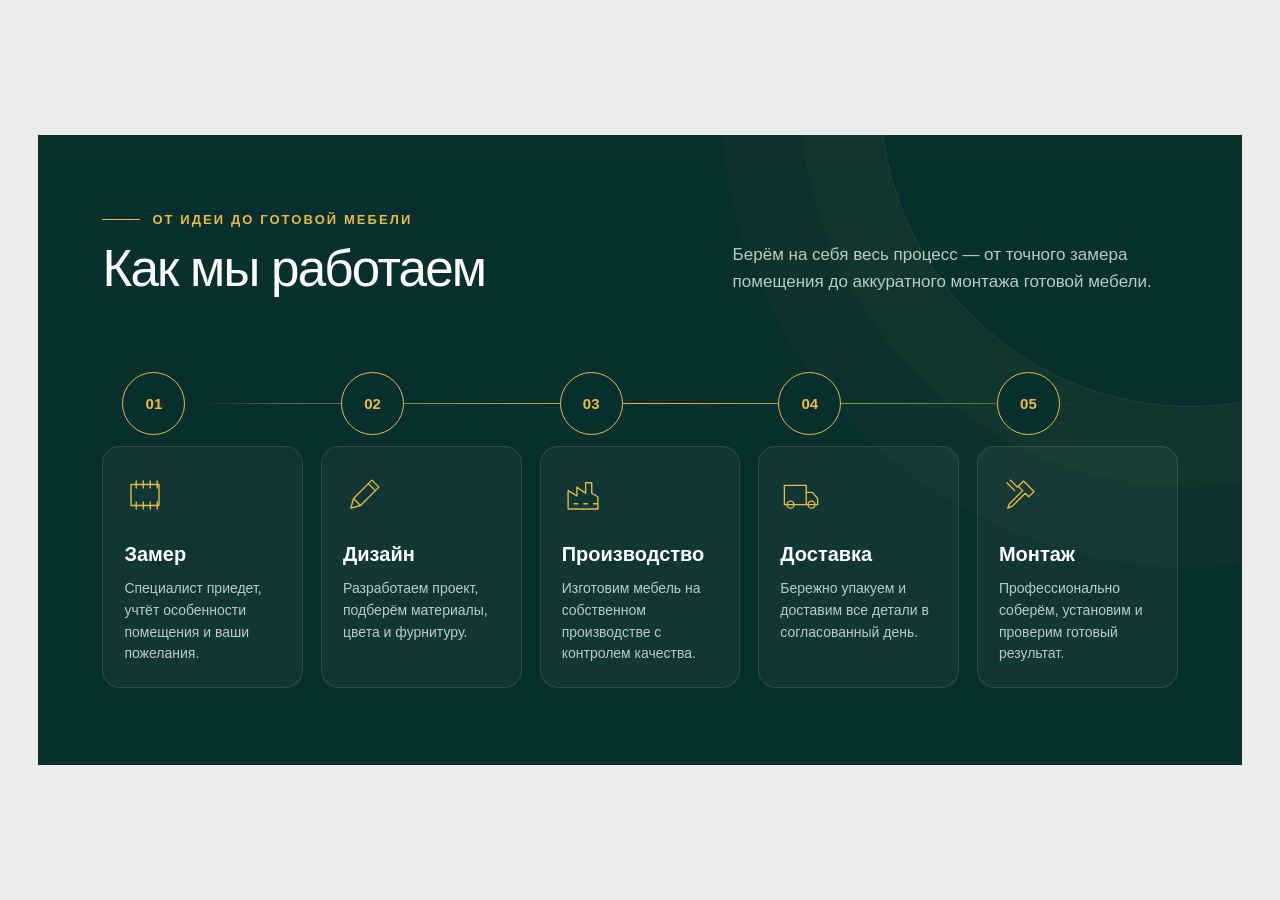
<file: index.html>
<!doctype html>
<html lang="ru">
<head>
<meta charset="utf-8"><meta name="viewport" content="width=device-width,initial-scale=1">
<title>Как мы работаем — Розмарин</title>
<style>
:root{--ink:#062f2d;--gold:#e6bb45;--white:#fff;--muted:#b9cbc7;--line:rgba(230,187,69,.38)}
*{box-sizing:border-box}html,body{margin:0;font-family:Inter,Manrope,"Segoe UI",Arial,sans-serif;background:#e9ece9;color:#fff}
body{display:grid;place-items:center;min-height:100vh;padding:clamp(16px,3vw,48px)}
.workflow{position:relative;width:min(1440px,100%);overflow:hidden;background:var(--ink);padding:clamp(54px,6vw,92px) clamp(22px,5vw,78px) clamp(50px,6vw,86px);isolation:isolate}
.workflow:before{content:"";position:absolute;width:620px;height:620px;right:-260px;top:-350px;border:1px solid rgba(230,187,69,.14);border-radius:50%;box-shadow:0 0 0 80px rgba(230,187,69,.025),0 0 0 160px rgba(230,187,69,.02);z-index:-1}
.eyebrow{display:flex;align-items:center;gap:12px;color:var(--gold);font-size:13px;font-weight:700;letter-spacing:.16em;text-transform:uppercase;margin-bottom:14px}.eyebrow:before{content:"";width:38px;height:1px;background:var(--gold)}
h1{font-size:clamp(35px,4vw,58px);font-weight:500;line-height:1.05;letter-spacing:-.035em;margin:0}.intro{display:flex;justify-content:space-between;align-items:end;gap:42px;margin-bottom:clamp(54px,6vw,86px)}.intro p{max-width:445px;margin:0;color:var(--muted);font-size:17px;line-height:1.6}
.steps{position:relative;display:grid;grid-template-columns:repeat(5,1fr);gap:18px;counter-reset:step}.route{position:absolute;left:9%;right:9%;top:31px;height:1px;background:linear-gradient(90deg,transparent,var(--line) 9%,var(--gold) 50%,var(--line) 91%,transparent)}
.step{position:relative;counter-increment:step;padding-top:74px;min-width:0}.marker{position:absolute;left:20px;top:0;width:63px;height:63px;border-radius:50%;display:grid;place-items:center;background:var(--ink);border:1px solid var(--gold);color:var(--gold);font-size:15px;font-weight:700;z-index:2;transition:.35s}.marker:before{content:"0" counter(step)}
.card{height:100%;min-height:210px;padding:27px 21px 22px;background:rgba(255,255,255,.045);border:1px solid rgba(255,255,255,.1);border-radius:18px;transition:.35s}.icon{width:42px;height:42px;color:var(--gold);margin-bottom:27px}.icon svg{width:100%;height:100%;fill:none;stroke:currentColor;stroke-width:1.55;stroke-linecap:round;stroke-linejoin:round}h2{font-size:20px;margin:0 0 12px}.card p{font-size:14px;line-height:1.55;color:var(--muted);margin:0}.step:hover .card{transform:translateY(-7px);background:rgba(255,255,255,.075);border-color:rgba(230,187,69,.38)}.step:hover .marker{background:var(--gold);color:var(--ink)}
@media(max-width:980px){.intro{align-items:start;flex-direction:column;gap:20px}.steps{grid-template-columns:repeat(3,1fr);row-gap:28px}.route{display:none}}
@media(max-width:680px){body{padding:0;background:var(--ink)}.workflow{padding:48px 20px 56px}.eyebrow{font-size:12px}.intro{margin-bottom:40px}.intro p{font-size:15px}h1{font-size:39px}.steps{display:block}.step{display:grid;grid-template-columns:55px minmax(0,1fr);gap:14px;padding:0 0 16px}.step:not(:last-child):before{content:"";position:absolute;left:27px;top:52px;bottom:-3px;width:1px;background:linear-gradient(var(--gold),rgba(230,187,69,.18))}.marker{position:relative;left:auto;top:auto;width:55px;height:55px;font-size:13px}.card{min-height:0;padding:19px;border-radius:15px}.icon{width:34px;height:34px;margin-bottom:18px}h2{font-size:19px;margin-bottom:8px}.step:hover .card{transform:none}}
</style>
</head>
<body><section class="workflow" aria-labelledby="workflow-title">
<div class="eyebrow">От идеи до готовой мебели</div><div class="intro"><h1 id="workflow-title">Как мы работаем</h1><p>Берём на себя весь процесс — от точного замера помещения до аккуратного монтажа готовой мебели.</p></div>
<div class="steps"><div class="route" aria-hidden="true"></div>
<article class="step"><span class="marker"></span><div class="card"><div class="icon"><svg viewBox="0 0 48 48"><path d="M8 12h32v24H8zM14 8v8M22 8v8M30 8v8M38 8v8M14 32v8M22 32v8M30 32v8M38 32v8"/></svg></div><h2>Замер</h2><p>Специалист приедет, учтёт особенности помещения и ваши пожелания.</p></div></article>
<article class="step"><span class="marker"></span><div class="card"><div class="icon"><svg viewBox="0 0 48 48"><path d="M9 39l3-11L33 7l8 8-21 21-11 3zM29 11l8 8M12 28l8 8"/></svg></div><h2>Дизайн</h2><p>Разработаем проект, подберём материалы, цвета и фурнитуру.</p></div></article>
<article class="step"><span class="marker"></span><div class="card"><div class="icon"><svg viewBox="0 0 48 48"><path d="M7 40V19l10 6V15l10 7V10h7v12l7 4v14zM14 34h4M25 34h4M36 34h4"/></svg></div><h2>Производство</h2><p>Изготовим мебель на собственном производстве с контролем качества.</p></div></article>
<article class="step"><span class="marker"></span><div class="card"><div class="icon"><svg viewBox="0 0 48 48"><path d="M5 13h25v22H5zM30 21h7l6 7v7H30zM12 39a4 4 0 1 0 0-8 4 4 0 0 0 0 8zM36 39a4 4 0 1 0 0-8 4 4 0 0 0 0 8z"/></svg></div><h2>Доставка</h2><p>Бережно упакуем и доставим все детали в согласованный день.</p></div></article>
<article class="step"><span class="marker"></span><div class="card"><div class="icon"><svg viewBox="0 0 48 48"><path d="M28 8l12 12-6 6-4-4-15 15-5 2 2-5 15-15-5-5zM9 10l9 9M13 7l8 8"/></svg></div><h2>Монтаж</h2><p>Профессионально соберём, установим и проверим готовый результат.</p></div></article>
</div></section></body></html>
</file>
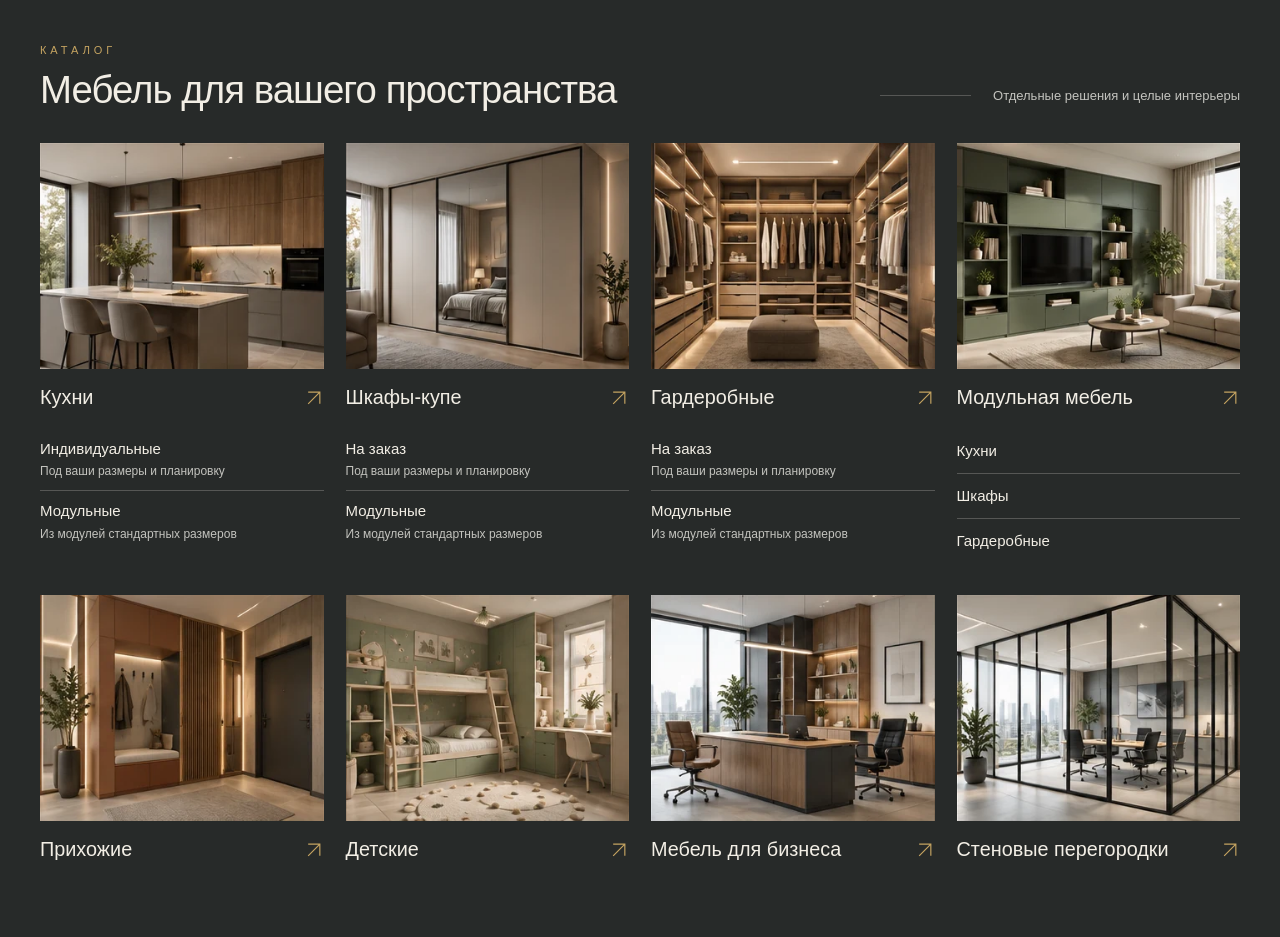
<file: catalog-block/index.html>
<!doctype html>
<html lang="ru"><head><meta charset="utf-8"><meta name="viewport" content="width=device-width,initial-scale=1"><title>Каталог мебели — Розмарин</title><link rel="stylesheet" href="style.css"><style>body{margin:0;background:#272a29}</style></head><body>
<section class="rm-catalog" aria-labelledby="rm-catalog-heading">
  <div class="rm-catalog__container">
    <header class="rm-catalog__header">
      <div><p class="rm-catalog__eyebrow">Каталог</p><h2 id="rm-catalog-heading" class="rm-catalog__heading">Мебель для вашего пространства</h2></div>
      <p class="rm-catalog__intro">Отдельные решения и целые интерьеры</p>
    </header>
    <div class="rm-catalog__grid">
      <article class="rm-catalog__card">
        <a class="rm-catalog__image-link" href="/catalog/kuhni/" tabindex="-1" aria-hidden="true"><img class="rm-catalog__image skiplazy" src="images/kitchens.webp" width="340" height="271" alt="" loading="lazy" decoding="async"></a>
        <h3 class="rm-catalog__title"><a href="/catalog/kuhni/"><span>Кухни</span><svg class="rm-catalog__arrow" width="24" height="24" viewBox="0 0 24 24" fill="none" aria-hidden="true"><path d="M5 19 19 5M5 5h14v14" stroke="currentColor" stroke-width="1.4"/></svg></a></h3>
        <ul class="rm-catalog__subsections"><li><a class="rm-catalog__sublink" href="/catalog/kuhni/individualnye/"><span>Индивидуальные</span><span class="rm-catalog__description">Под ваши размеры и планировку</span></a></li><li><a class="rm-catalog__sublink" href="/catalog/kuhni/modulnye/"><span>Модульные</span><span class="rm-catalog__description">Из модулей стандартных размеров</span></a></li></ul>
      </article>
      <article class="rm-catalog__card">
        <a class="rm-catalog__image-link" href="/catalog/shkafy-kupe/" tabindex="-1" aria-hidden="true"><img class="rm-catalog__image skiplazy" src="images/wardrobes.webp" width="340" height="271" alt="" loading="lazy" decoding="async"></a>
        <h3 class="rm-catalog__title"><a href="/catalog/shkafy-kupe/"><span>Шкафы-купе</span><svg class="rm-catalog__arrow" width="24" height="24" viewBox="0 0 24 24" fill="none" aria-hidden="true"><path d="M5 19 19 5M5 5h14v14" stroke="currentColor" stroke-width="1.4"/></svg></a></h3>
        <ul class="rm-catalog__subsections"><li><a class="rm-catalog__sublink" href="/catalog/shkafy-kupe/na-zakaz/"><span>На заказ</span><span class="rm-catalog__description">Под ваши размеры и планировку</span></a></li><li><a class="rm-catalog__sublink" href="/catalog/shkafy-kupe/modulnye/"><span>Модульные</span><span class="rm-catalog__description">Из модулей стандартных размеров</span></a></li></ul>
      </article>
      <article class="rm-catalog__card">
        <a class="rm-catalog__image-link" href="/catalog/garderobnye/" tabindex="-1" aria-hidden="true"><img class="rm-catalog__image skiplazy" src="images/dressing-rooms.webp" width="340" height="271" alt="" loading="lazy" decoding="async"></a>
        <h3 class="rm-catalog__title"><a href="/catalog/garderobnye/"><span>Гардеробные</span><svg class="rm-catalog__arrow" width="24" height="24" viewBox="0 0 24 24" fill="none" aria-hidden="true"><path d="M5 19 19 5M5 5h14v14" stroke="currentColor" stroke-width="1.4"/></svg></a></h3>
        <ul class="rm-catalog__subsections"><li><a class="rm-catalog__sublink" href="/catalog/garderobnye/na-zakaz/"><span>На заказ</span><span class="rm-catalog__description">Под ваши размеры и планировку</span></a></li><li><a class="rm-catalog__sublink" href="/catalog/garderobnye/modulnye/"><span>Модульные</span><span class="rm-catalog__description">Из модулей стандартных размеров</span></a></li></ul>
      </article>
      <article class="rm-catalog__card">
        <a class="rm-catalog__image-link" href="/catalog/modulnaya-mebel/" tabindex="-1" aria-hidden="true"><img class="rm-catalog__image skiplazy" src="images/modular.webp" width="340" height="271" alt="" loading="lazy" decoding="async"></a>
        <h3 class="rm-catalog__title"><a href="/catalog/modulnaya-mebel/"><span>Модульная мебель</span><svg class="rm-catalog__arrow" width="24" height="24" viewBox="0 0 24 24" fill="none" aria-hidden="true"><path d="M5 19 19 5M5 5h14v14" stroke="currentColor" stroke-width="1.4"/></svg></a></h3>
        <ul class="rm-catalog__subsections"><li><a class="rm-catalog__sublink" href="/catalog/modulnaya-mebel/kuhni/"><span>Кухни</span></a></li><li><a class="rm-catalog__sublink" href="/catalog/modulnaya-mebel/shkafy/"><span>Шкафы</span></a></li><li><a class="rm-catalog__sublink" href="/catalog/modulnaya-mebel/garderobnye/"><span>Гардеробные</span></a></li></ul>
      </article>
      <article class="rm-catalog__card">
        <a class="rm-catalog__image-link" href="/catalog/prihozhie/" tabindex="-1" aria-hidden="true"><img class="rm-catalog__image skiplazy" src="images/hallways.webp" width="340" height="271" alt="" loading="lazy" decoding="async"></a>
        <h3 class="rm-catalog__title"><a href="/catalog/prihozhie/"><span>Прихожие</span><svg class="rm-catalog__arrow" width="24" height="24" viewBox="0 0 24 24" fill="none" aria-hidden="true"><path d="M5 19 19 5M5 5h14v14" stroke="currentColor" stroke-width="1.4"/></svg></a></h3>
        
      </article>
      <article class="rm-catalog__card">
        <a class="rm-catalog__image-link" href="/catalog/detskie/" tabindex="-1" aria-hidden="true"><img class="rm-catalog__image skiplazy" src="images/kids.webp" width="340" height="271" alt="" loading="lazy" decoding="async"></a>
        <h3 class="rm-catalog__title"><a href="/catalog/detskie/"><span>Детские</span><svg class="rm-catalog__arrow" width="24" height="24" viewBox="0 0 24 24" fill="none" aria-hidden="true"><path d="M5 19 19 5M5 5h14v14" stroke="currentColor" stroke-width="1.4"/></svg></a></h3>
        
      </article>
      <article class="rm-catalog__card">
        <a class="rm-catalog__image-link" href="/catalog/mebel-dlya-biznesa/" tabindex="-1" aria-hidden="true"><img class="rm-catalog__image skiplazy" src="images/business.webp" width="340" height="271" alt="" loading="lazy" decoding="async"></a>
        <h3 class="rm-catalog__title"><a href="/catalog/mebel-dlya-biznesa/"><span>Мебель для бизнеса</span><svg class="rm-catalog__arrow" width="24" height="24" viewBox="0 0 24 24" fill="none" aria-hidden="true"><path d="M5 19 19 5M5 5h14v14" stroke="currentColor" stroke-width="1.4"/></svg></a></h3>
        
      </article>
      <article class="rm-catalog__card">
        <a class="rm-catalog__image-link" href="/catalog/stenovye-peregorodki/" tabindex="-1" aria-hidden="true"><img class="rm-catalog__image skiplazy" src="images/partitions.webp" width="340" height="271" alt="" loading="lazy" decoding="async"></a>
        <h3 class="rm-catalog__title"><a href="/catalog/stenovye-peregorodki/"><span>Стеновые перегородки</span><svg class="rm-catalog__arrow" width="24" height="24" viewBox="0 0 24 24" fill="none" aria-hidden="true"><path d="M5 19 19 5M5 5h14v14" stroke="currentColor" stroke-width="1.4"/></svg></a></h3>
        
      </article>
    </div>
  </div>
</section>
</body></html>
</file>
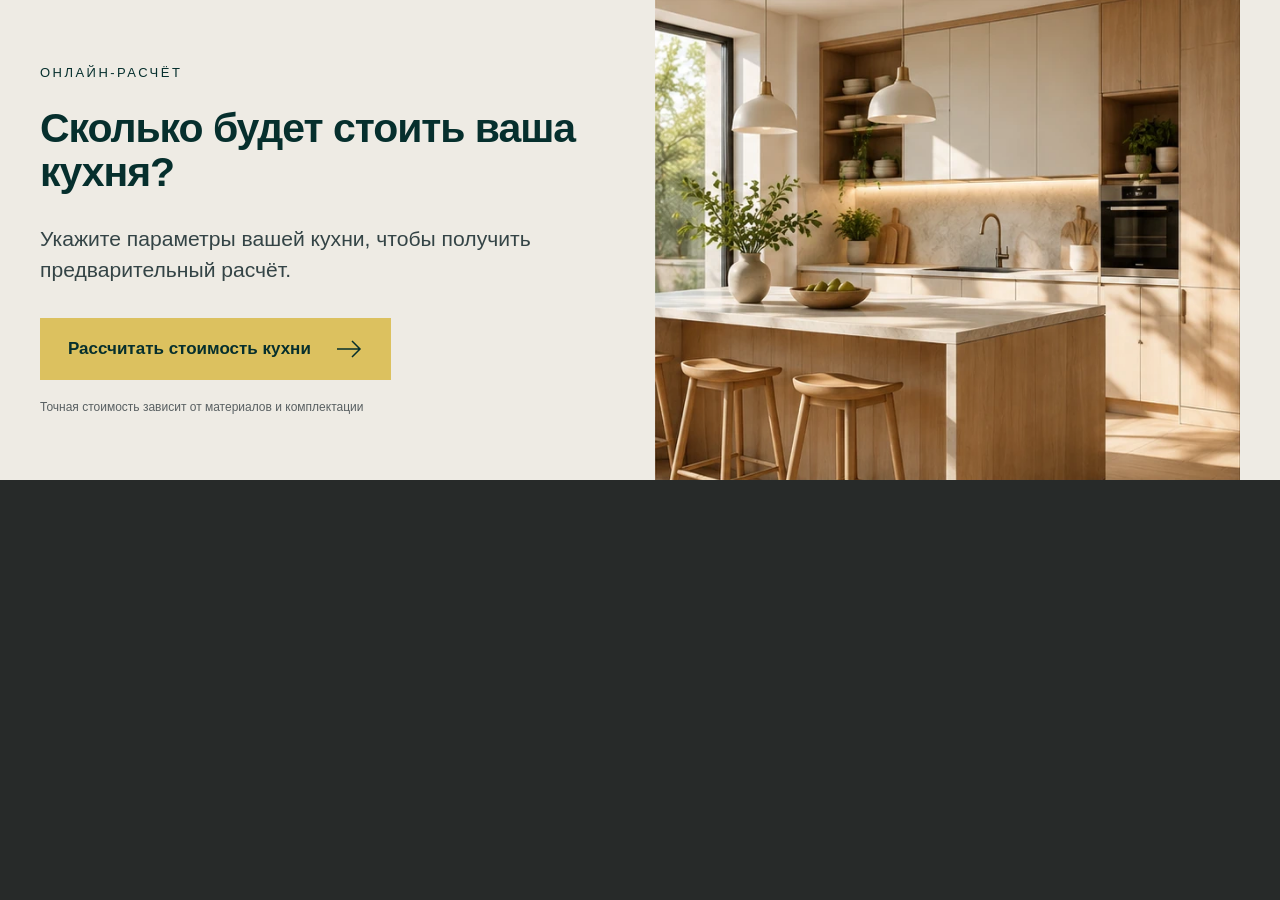
<file: kitchen-calculator/index.html>
<!doctype html><html lang="ru"><head><meta charset="utf-8"><meta name="viewport" content="width=device-width,initial-scale=1"><title>Расчёт кухни — Розмарин</title><link rel="stylesheet" href="style.css"><script src="script.js" defer></script><style>body{margin:0;background:#272a29}main{width:100%;margin:0}</style></head><body><main><section class="rm-kitchen" aria-label="Расчёт стоимости кухни">
  <div class="rm-kitchen__container">
  <div class="rm-kitchen__content">
    <p class="rm-kitchen__eyebrow">Онлайн-расчёт</p>
    <h2 class="rm-kitchen__title">Сколько будет стоить ваша кухня?</h2>
    <p class="rm-kitchen__text">Укажите параметры вашей кухни, чтобы получить предварительный расчёт.</p>
    <button class="rm-kitchen__button" type="button" data-kitchen-open="kitchen-calculator-popup" aria-haspopup="dialog" aria-controls="kitchen-calculator-popup">
      <span>Рассчитать стоимость кухни</span>
      <svg width="28" height="24" viewBox="0 0 28 24" fill="none" aria-hidden="true"><path d="M2 12h23M17 4l8 8-8 8" stroke="currentColor" stroke-width="1.5"/></svg>
    </button>
    <p class="rm-kitchen__note">Точная стоимость зависит от материалов и комплектации</p>
  </div>
  <div class="rm-kitchen__visual">
    <img class="rm-kitchen__image skiplazy" src="images/kitchen.webp" width="666" height="550" alt="Светлая кухня с деревянными фасадами и островом" loading="lazy" decoding="async">
  </div>
  </div>
</section>
<dialog id="kitchen-calculator-popup" class="rm-kitchen-dialog" aria-labelledby="kitchen-dialog-title">
  <div class="rm-kitchen-dialog__header"><h2 id="kitchen-dialog-title" class="rm-kitchen-dialog__title">Расчёт стоимости кухни</h2><button type="button" class="rm-kitchen-dialog__close" data-kitchen-close aria-label="Закрыть окно" autofocus>×</button></div>
  <!-- Replace this demo paragraph with your existing kitchen calculator. -->
  <p>Демонстрация всплывающего окна. При установке сюда подключается ваш действующий калькулятор кухни.</p>
</dialog></main></body></html>
</file>
<file: catalog-block/style.css>
/* Styles are scoped to .rm-catalog; no libraries or scripts required. */
.rm-catalog{--rm-bg:#272a29;--rm-text:#f2eee5;--rm-muted:#c3c3be;--rm-gold:#c5a461;--rm-line:rgba(242,238,229,.23);background:var(--rm-bg);color:var(--rm-text);font-family:Arial,Helvetica,sans-serif;padding:44px 0 56px;-webkit-text-size-adjust:100%}
.rm-catalog,.rm-catalog *{box-sizing:border-box}
.rm-catalog a{color:inherit;text-decoration:none}
.rm-catalog a:focus-visible{outline:2px solid var(--rm-gold);outline-offset:5px;border-radius:1px}
.rm-catalog__container{width:calc(100% - 80px);max-width:1440px;margin-inline:auto}
.rm-catalog__header{display:flex;align-items:flex-end;justify-content:space-between;gap:32px;margin-bottom:32px}
.rm-catalog__eyebrow{margin:0 0 12px;color:var(--rm-gold);font-size:11px;letter-spacing:.36em;text-transform:uppercase}
.rm-catalog__heading{font-size:clamp(28px,3vw,46px);font-weight:400;line-height:1.12;letter-spacing:-.025em;margin:0;max-width:860px}
.rm-catalog__intro{display:flex;align-items:center;gap:22px;flex:0 1 360px;font-size:13px;line-height:1.5;color:var(--rm-muted);margin:0 0 6px}
.rm-catalog__intro:before{content:"";height:1px;flex:1;min-width:30px;background:var(--rm-line)}
.rm-catalog__grid{display:grid;grid-template-columns:repeat(4,minmax(0,1fr));gap:32px 22px}
.rm-catalog__card{min-width:0;margin:0}
.rm-catalog__image-link{display:block;overflow:hidden;background:#353936;aspect-ratio:340/271}
.rm-catalog__image{display:block;width:100%;height:100%;object-fit:cover;transition:transform .35s ease}
.rm-catalog__title{font-size:clamp(18px,1.55vw,24px);font-weight:500;line-height:1.25;margin:16px 0 12px}
.rm-catalog__title a{display:flex;align-items:flex-start;justify-content:space-between;gap:12px;min-height:32px}
.rm-catalog__arrow{flex:0 0 20px;width:20px;height:20px;margin-top:3px;color:var(--rm-gold);transition:transform .2s ease}
.rm-catalog__subsections{list-style:none;padding:0;margin:0}
.rm-catalog__subsections li{padding:0;margin:0}
.rm-catalog__subsections li+li{border-top:1px solid var(--rm-line)}
.rm-catalog__sublink{display:flex;flex-direction:column;justify-content:center;gap:5px;min-height:44px;padding:10px 0;font-size:15px;line-height:1.3}
.rm-catalog__description{color:var(--rm-muted);font-size:12px;line-height:1.4}
@media(hover:hover){.rm-catalog__image-link:hover .rm-catalog__image{transform:scale(1.035)}.rm-catalog__title a:hover,.rm-catalog__sublink:hover{color:var(--rm-gold)}.rm-catalog__title a:hover .rm-catalog__arrow{transform:translate(2px,-2px)}}
@media(min-width:1200px) and (max-height:850px){.rm-catalog{padding:28px 0 32px}.rm-catalog__header{margin-bottom:24px}.rm-catalog__image-link{aspect-ratio:1.85}.rm-catalog__grid{row-gap:24px}}
@media(max-width:1000px){.rm-catalog__container{width:calc(100% - 48px)}.rm-catalog__header{display:block}.rm-catalog__intro{margin:14px 0 0;display:block}.rm-catalog__grid{grid-template-columns:repeat(2,minmax(0,1fr));gap:28px 20px}.rm-catalog__title{font-size:22px}}
@media(max-width:540px){.rm-catalog{padding:28px 0 32px}.rm-catalog__container{width:calc(100% - 32px)}.rm-catalog__header{margin-bottom:22px}.rm-catalog__heading{font-size:28px;max-width:340px}.rm-catalog__intro{font-size:12px;max-width:250px}.rm-catalog__grid{gap:24px 14px}.rm-catalog__image-link{aspect-ratio:1.35}.rm-catalog__title{font-size:17px;margin:12px 0 4px}.rm-catalog__title a{gap:6px;min-height:44px}.rm-catalog__arrow{width:16px;height:16px;flex-basis:16px}.rm-catalog__sublink{font-size:14px;padding:9px 0;overflow-wrap:anywhere}.rm-catalog__description{font-size:11px}}
@media(prefers-reduced-motion:reduce){.rm-catalog__image,.rm-catalog__arrow{transition:none}}
</file>
<file: kitchen-calculator/style.css>
.rm-kitchen{--rk-ink:#062f2d;--rk-bg:#eeebe4;--rk-gold:#dcc15f;width:100%;background:var(--rk-bg);color:var(--rk-ink);font-family:Arial,Helvetica,sans-serif;line-height:1.4}
.rm-kitchen,.rm-kitchen *{box-sizing:border-box}
.rm-kitchen__container{display:grid;grid-template-columns:minmax(0,1.05fr) minmax(0,1fr);width:calc(100% - 80px);max-width:1440px;margin-inline:auto}
.rm-kitchen__content{padding:clamp(32px,5vw,72px) clamp(28px,4vw,64px) clamp(32px,5vw,72px) 0;align-self:center;min-width:0}
.rm-kitchen__eyebrow{margin:0 0 24px;font-size:13px;font-weight:400;letter-spacing:.19em;text-transform:uppercase}
.rm-kitchen__title{margin:0;font-size:clamp(30px,3.2vw,52px);font-weight:700;line-height:1.08;letter-spacing:-.025em;max-width:620px;color:var(--rk-ink)}
.rm-kitchen__text{margin:28px 0 32px;max-width:510px;font-size:clamp(17px,1.65vw,22px);line-height:1.5;color:#344446}
.rm-kitchen__button{display:inline-flex;justify-content:space-between;align-items:center;gap:24px;max-width:100%;min-height:62px;padding:17px 28px;border:0;border-radius:0;background:var(--rk-gold);color:var(--rk-ink);font:600 17px/1.35 Arial,Helvetica,sans-serif;text-align:left;cursor:pointer;transition:background .2s ease}
.rm-kitchen__button svg{flex:0 0 28px}
.rm-kitchen__button:focus-visible{outline:3px solid var(--rk-ink);outline-offset:4px}
.rm-kitchen__note{margin:18px 0 0;max-width:510px;color:#596062;font-size:12px;line-height:1.5}
.rm-kitchen__visual{position:relative;min-height:460px;overflow:hidden;background:#c3b197}
.rm-kitchen__image{position:absolute;inset:0;display:block;width:100%;height:100%;object-fit:cover;object-position:center}
@media(hover:hover){.rm-kitchen__button:hover{background:#e5cd77}}
@media(max-width:1050px) and (min-width:761px){.rm-kitchen__content{padding:32px 28px 32px 0}.rm-kitchen__button{padding:16px 20px;font-size:15px;gap:16px}.rm-kitchen__visual{min-height:440px}}
@media(max-width:1000px){.rm-kitchen__container{width:calc(100% - 48px)}}
@media(max-width:540px){.rm-kitchen__container{width:calc(100% - 32px)}}
@media(max-width:760px){.rm-kitchen__container{grid-template-columns:minmax(0,1fr)}.rm-kitchen__visual{grid-row:1;min-height:0;aspect-ratio:1.5}.rm-kitchen__image{object-position:center 55%}.rm-kitchen__content{padding:28px 0 30px}.rm-kitchen__eyebrow{font-size:11px;margin-bottom:18px}.rm-kitchen__title{font-size:clamp(28px,6.7vw,40px);max-width:510px}.rm-kitchen__text{font-size:17px;margin:20px 0 28px}.rm-kitchen__button{width:100%;padding:17px 20px;font-size:15px;gap:12px}.rm-kitchen__note{margin-top:16px;font-size:12px}}
@media(prefers-reduced-motion:reduce){.rm-kitchen__button{transition:none}}
/* Optional native dialog; only applies to this block's popup. */
.rm-kitchen-dialog{box-sizing:border-box;width:min(720px,calc(100% - 32px));max-height:calc(100dvh - 32px);padding:32px;border:0;background:#eeebe4;color:#062f2d;font:16px/1.5 Arial,Helvetica,sans-serif;overflow:auto}
.rm-kitchen-dialog::backdrop{background:rgba(0,20,18,.7)}
.rm-kitchen-dialog__header{display:flex;align-items:flex-start;justify-content:space-between;gap:20px;margin-bottom:24px}
.rm-kitchen-dialog__title{margin:0;font-size:26px;line-height:1.2}
.rm-kitchen-dialog__close{flex:0 0 44px;width:44px;height:44px;padding:0;border:1px solid #a9aaa1;background:transparent;color:inherit;font:28px/1 Arial,sans-serif;cursor:pointer}
.rm-kitchen-dialog__close:focus-visible{outline:2px solid #062f2d;outline-offset:3px}
</file>
